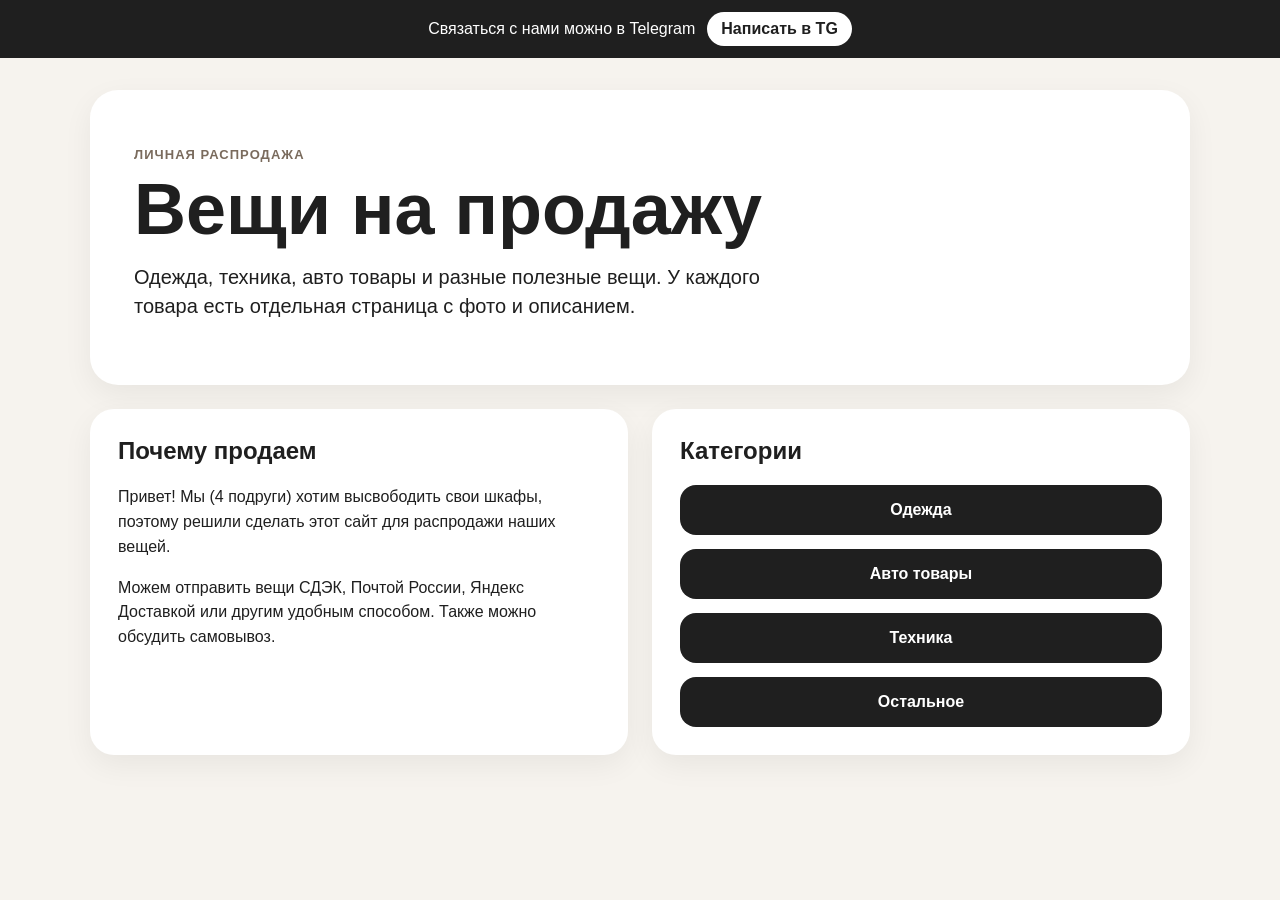
<file: index.html>
<!doctype html>
<html lang="ru">
<head>
  <meta charset="UTF-8" />
  <meta name="viewport" content="width=device-width, initial-scale=1.0" />
  <title>Наши вещи на продажу</title>
  <link rel="stylesheet" href="styles.css" />
</head>
<body>
  <div id="contact-bar"></div>

  <main class="container">
    <section class="hero">
      <div>
        <p class="eyebrow">Личная распродажа</p>
        <h1>Вещи на продажу</h1>
        <p class="lead">Одежда, техника, авто товары и разные полезные вещи. У каждого товара есть отдельная страница с фото и описанием.</p>
      </div>
    </section>

    <section class="grid-two">
      <div class="card about-card">
        <h2>Почему продаем</h2>
        <p>
          Привет! Мы (4 подруги) хотим высвободить свои шкафы, поэтому решили сделать этот сайт для распродажи наших вещей.
        </p>
        <p>
          Можем отправить вещи СДЭК, Почтой России, Яндекс Доставкой или другим удобным способом. Также можно обсудить самовывоз.
        </p>
      </div>

      <div class="card">
        <h2>Категории</h2>
        <div class="category-buttons">
          <a class="category-button" href="category.html?cat=clothes">Одежда</a>
          <a class="category-button" href="category.html?cat=auto">Авто товары</a>
          <a class="category-button" href="category.html?cat=tech">Техника</a>
          <a class="category-button" href="category.html?cat=other">Остальное</a>
        </div>
      </div>
    </section>
  </main>

  <script src="data.js"></script>
  <script src="script.js"></script>
</body>
</html>
</file>
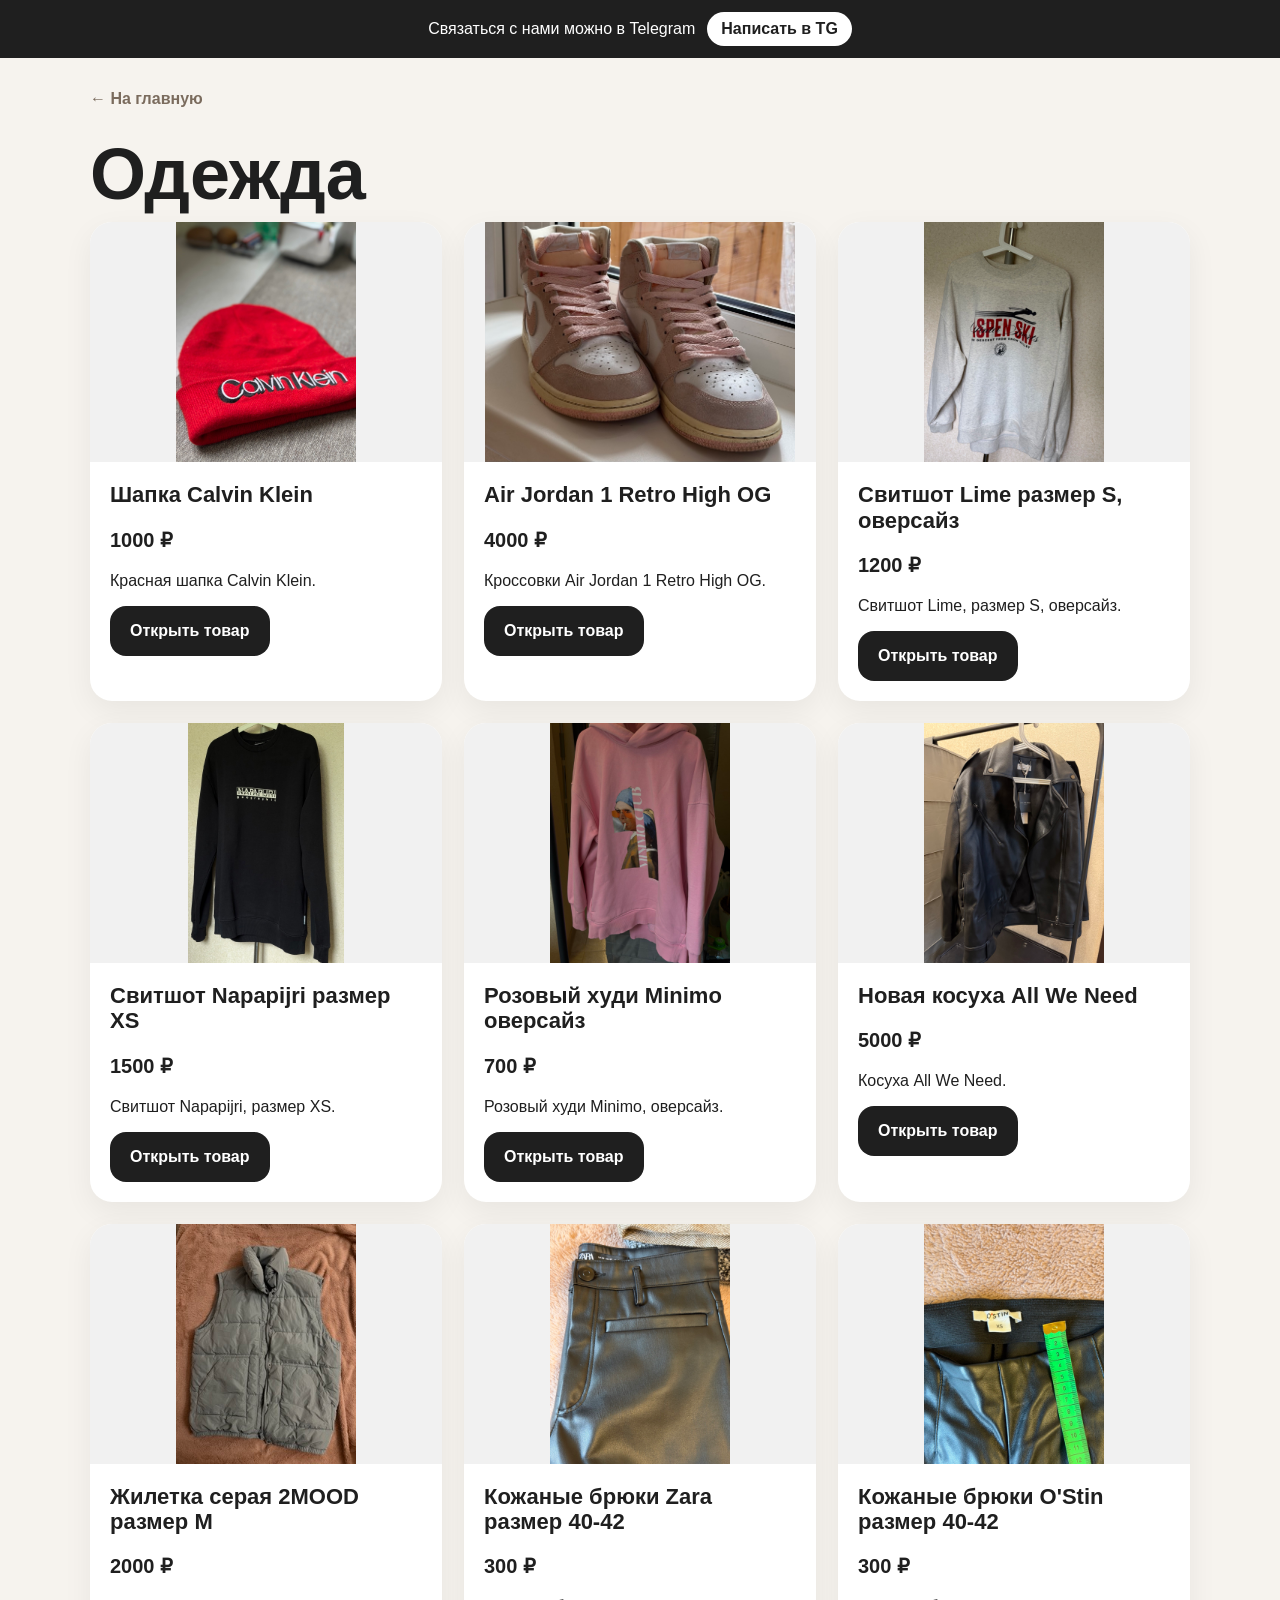
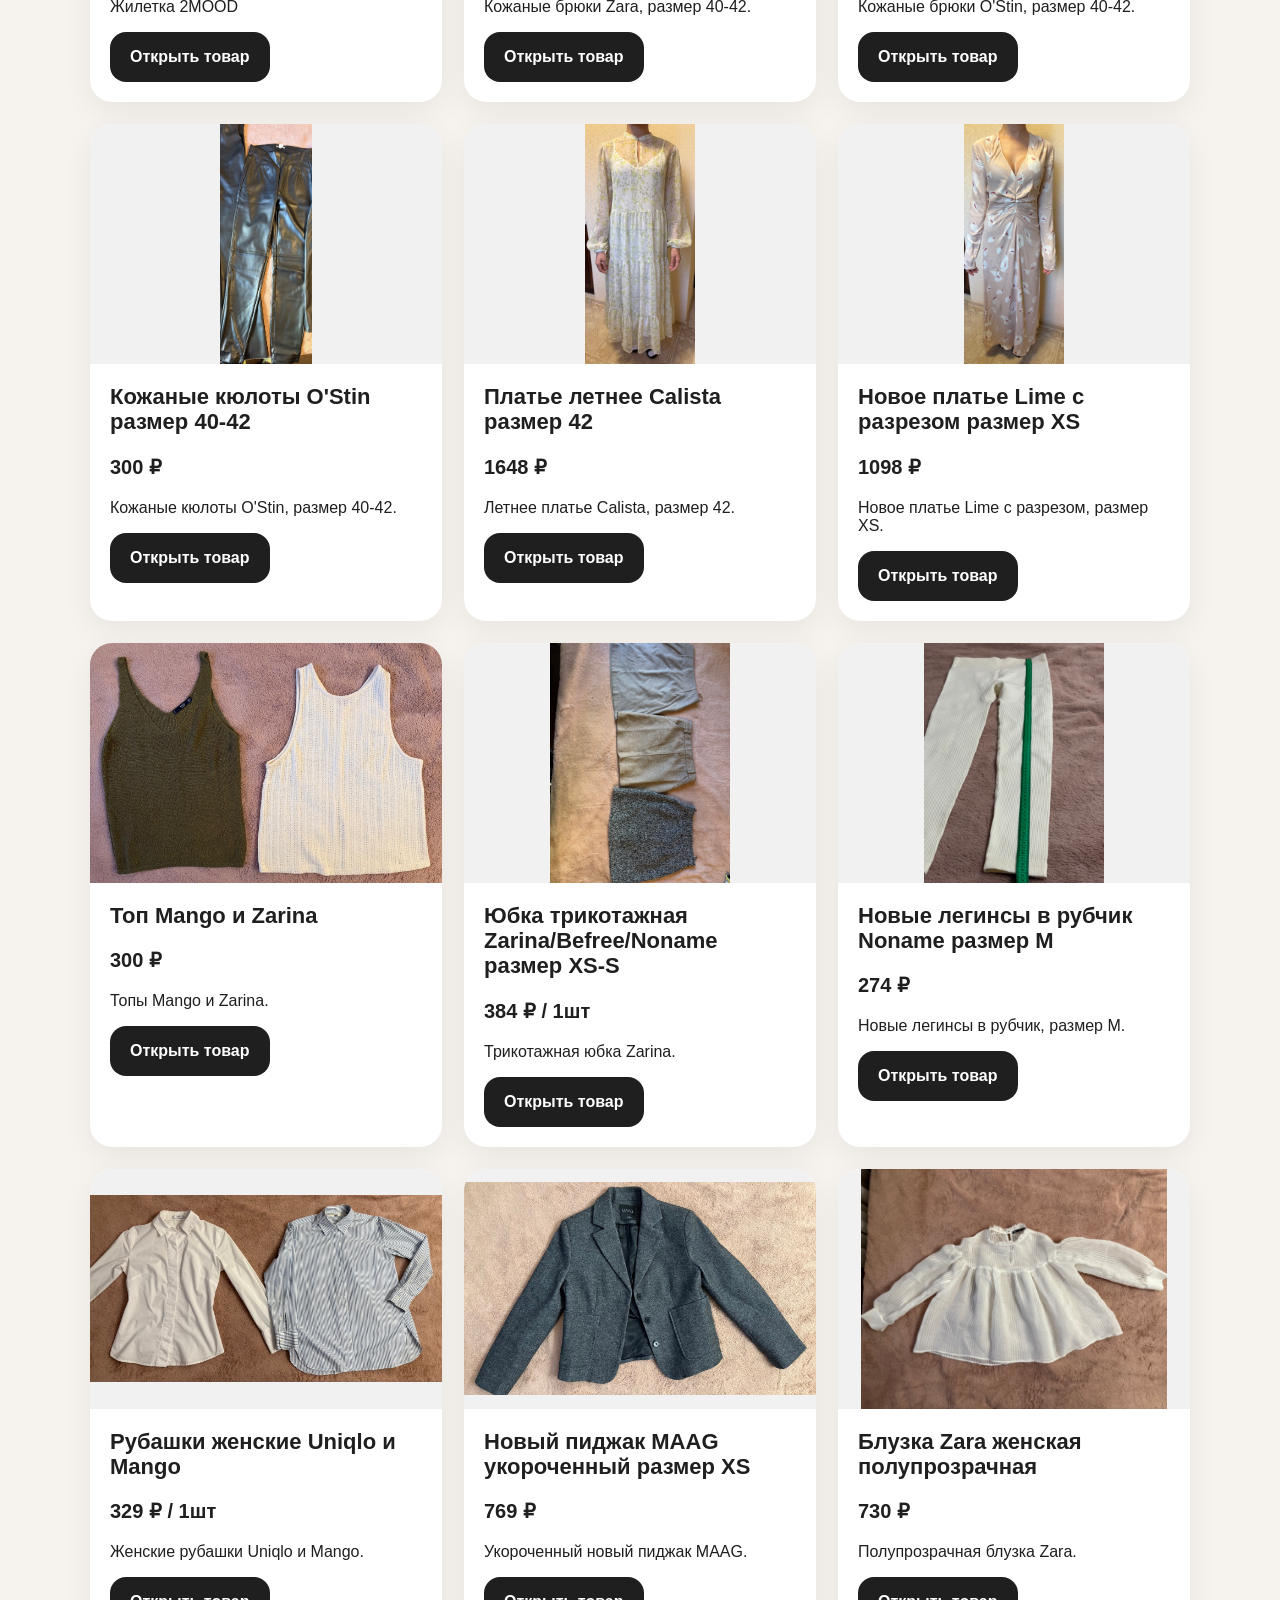
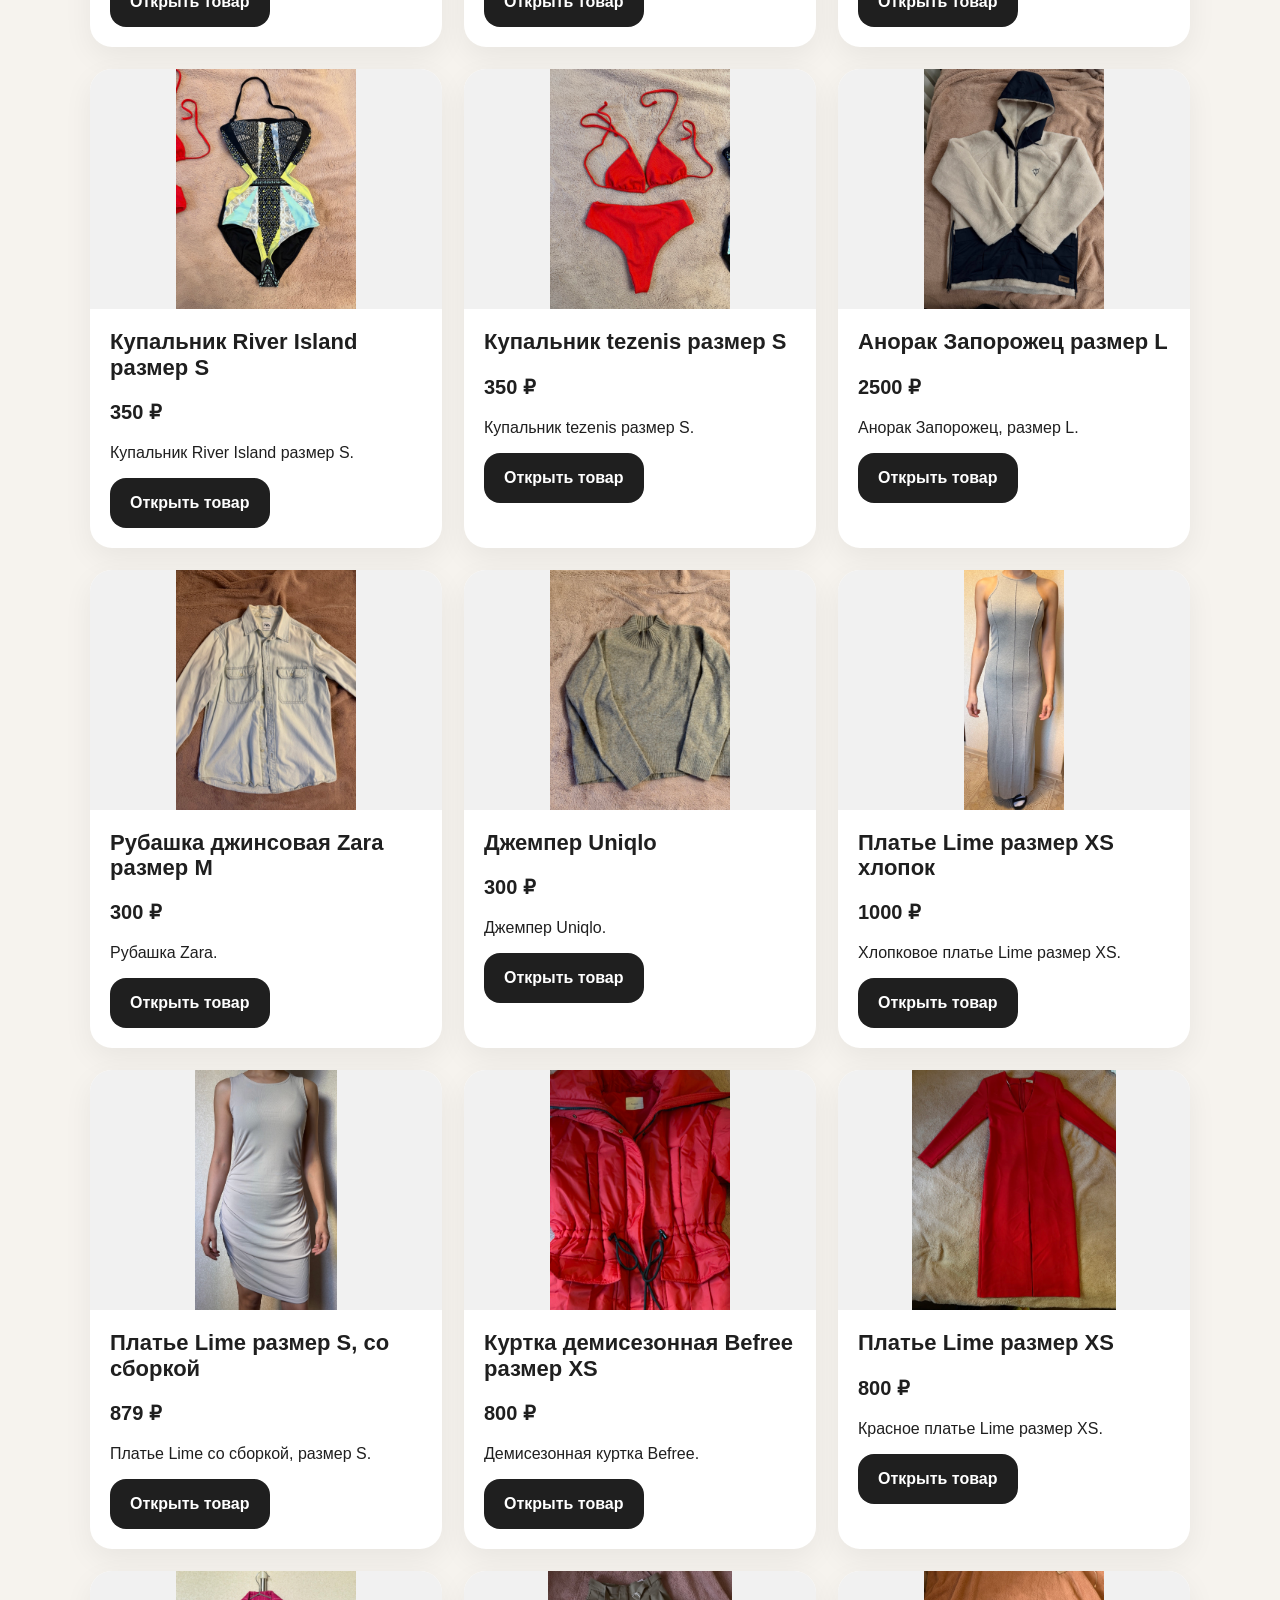
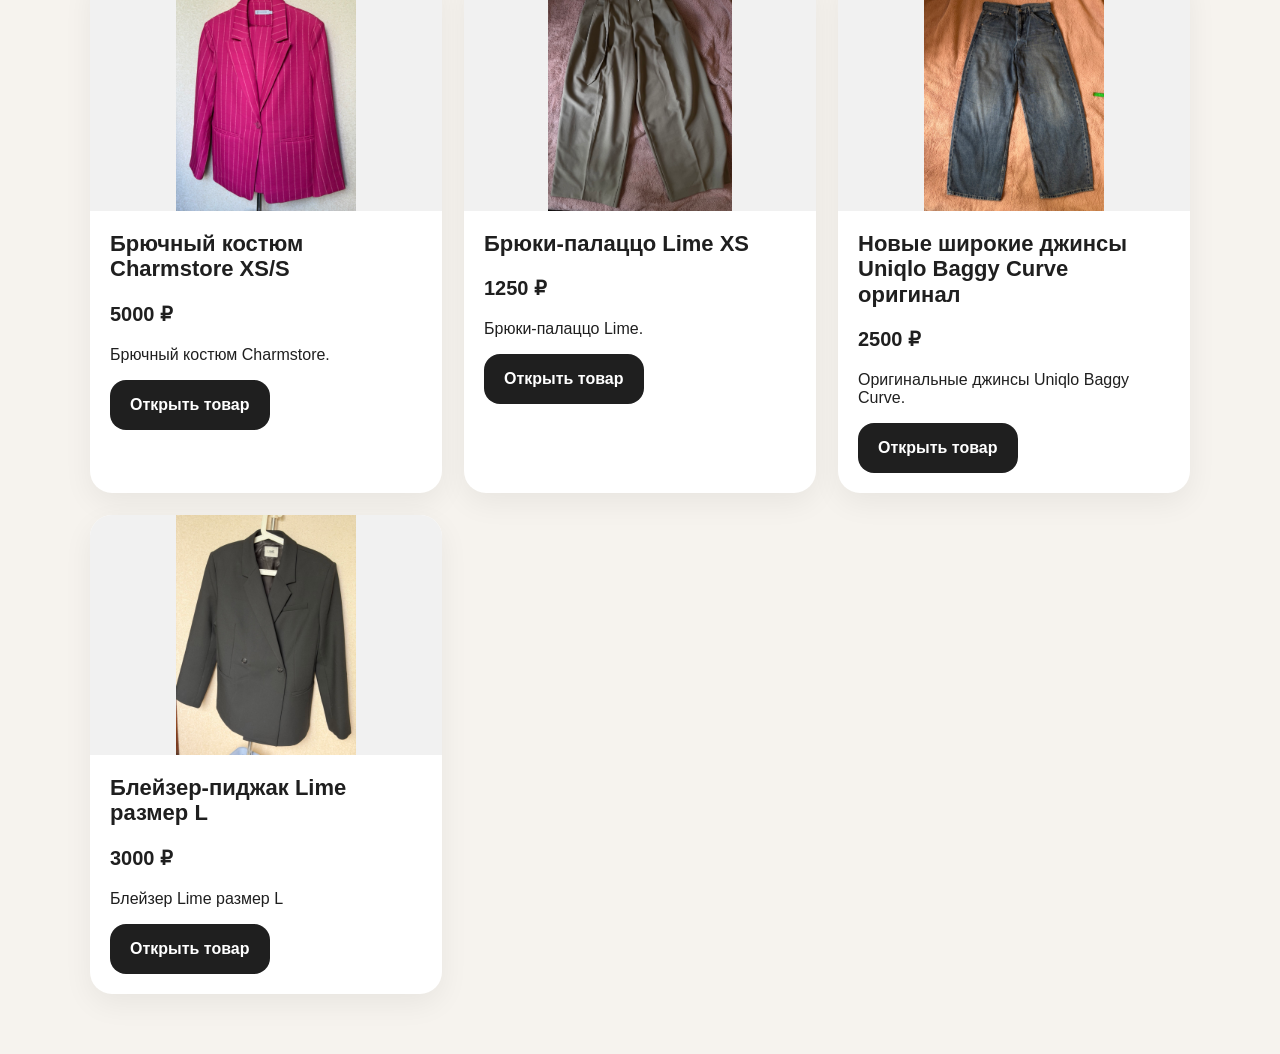
<file: category.html>
<!doctype html>
<html lang="ru">
<head>
  <meta charset="UTF-8" />
  <meta name="viewport" content="width=device-width, initial-scale=1.0" />
  <title>Категория</title>
  <link rel="stylesheet" href="styles.css" />
</head>
<body>
  <div id="contact-bar"></div>

  <main class="container">
    <a class="back-link" href="index.html">← На главную</a>
    <h1 id="category-title">Категория</h1>
    <div id="products" class="products-grid"></div>
  </main>

  <script src="data.js"></script>
  <script src="script.js"></script>
</body>
</html>
</file>
<file: styles.css>
* {
box-sizing: border-box;
}

body {
margin: 0;
font-family: Arial, sans-serif;
background: #f6f3ee;
color: #1f1f1f;
}

a {
color: inherit;
}

.contact-bar {
position: sticky;
top: 0;
z-index: 10;
background: #1f1f1f;
color: white;
padding: 12px 20px;
display: flex;
gap: 12px;
justify-content: center;
align-items: center;
flex-wrap: wrap;
}

.contact-bar a {
background: white;
color: #1f1f1f;
padding: 8px 14px;
border-radius: 999px;
text-decoration: none;
font-weight: 700;
}

.container {
width: min(1100px, calc(100% - 32px));
margin: 0 auto;
padding: 32px 0 60px;
}

.hero,
.card,
.product-card {
background: white;
box-shadow: 0 10px 30px rgba(0,0,0,0.06);
}

.hero {
border-radius: 28px;
padding: 44px;
margin-bottom: 24px;
}

.eyebrow {
text-transform: uppercase;
letter-spacing: 0.08em;
font-size: 13px;
color: #7a6b5d;
font-weight: 700;
}

h1 {
margin: 8px 0 14px;
font-size: clamp(36px, 6vw, 72px);
line-height: 0.95;
}

h2 {
margin-top: 0;
}

.lead {
font-size: 20px;
max-width: 680px;
line-height: 1.45;
}

.grid-two {
display: grid;
grid-template-columns: 1fr 1fr;
gap: 24px;
}

.card {
border-radius: 24px;
padding: 28px;
}

.about-card p {
line-height: 1.55;
}

.category-buttons {
display: grid;
gap: 14px;
}

.category-button,
.button {
display: inline-flex;
align-items: center;
justify-content: center;
background: #1f1f1f;
color: white;
padding: 16px 20px;
border-radius: 16px;
text-decoration: none;
font-weight: 700;
transition: transform 0.15s ease, opacity 0.15s ease;
}

.category-button:hover,
.button:hover {
transform: translateY(-2px);
opacity: 0.9;
}

.back-link {
display: inline-block;
margin-bottom: 24px;
color: #7a6b5d;
text-decoration: none;
font-weight: 700;
}

.products-grid {
display: grid;
grid-template-columns: repeat(3, 1fr);
gap: 22px;
}

.product-card {
overflow: hidden;
border-radius: 22px;
}

.product-card a {
text-decoration: none;
}

.product-card img {
width: 100%;
height: 240px;
object-fit: contain;
object-position: center;
background: #f1f1f1;
display: block;
}

.product-card-body {
padding: 20px;
}

.product-card-body h2 {
font-size: 22px;
line-height: 1.15;
}

.price {
font-weight: 800;
font-size: 20px;
}

.price.big {
font-size: 30px;
}

.product-layout {
display: grid;
grid-template-columns: 1.1fr 0.9fr;
gap: 28px;
align-items: start;
}

.gallery {
display: grid;
gap: 16px;
}

.gallery img {
width: 100%;
height: auto;
object-fit: contain;
object-position: center;
border-radius: 22px;
background: #f1f1f1;
display: block;
cursor: zoom-in;
}

.product-info {
position: sticky;
top: 84px;
}

.wide {
width: 100%;
margin-top: 16px;
}

.empty {
background: white;
border-radius: 20px;
padding: 24px;
}

.image-modal {
display: none;
position: fixed;
inset: 0;
z-index: 999;
background: rgba(0,0,0,0.92);
align-items: center;
justify-content: center;
}

.image-modal.open {
display: flex;
}

.image-modal img {
max-width: 92vw;
max-height: 92vh;
object-fit: contain;
}

.modal-close,
.modal-arrow {
position: absolute;
border: 0;
background: white;
color: black;
cursor: pointer;
border-radius: 999px;
}

.modal-close {
top: 18px;
right: 18px;
width: 42px;
height: 42px;
font-size: 28px;
}

.modal-arrow {
top: 50%;
transform: translateY(-50%);
width: 46px;
height: 46px;
font-size: 34px;
}

.modal-arrow.left {
left: 18px;
}

.modal-arrow.right {
right: 18px;
}

@media (max-width: 900px) {
.products-grid {
grid-template-columns: repeat(2, 1fr);
}
}

@media (max-width: 800px) {
.grid-two,
.product-layout {
grid-template-columns: 1fr;
}

.hero {
padding: 28px;
}

.product-info {
position: static;
}
}

@media (max-width: 560px) {
.products-grid {
grid-template-columns: 1fr;
}

.product-card img {
height: 220px;
}
}
</file>
